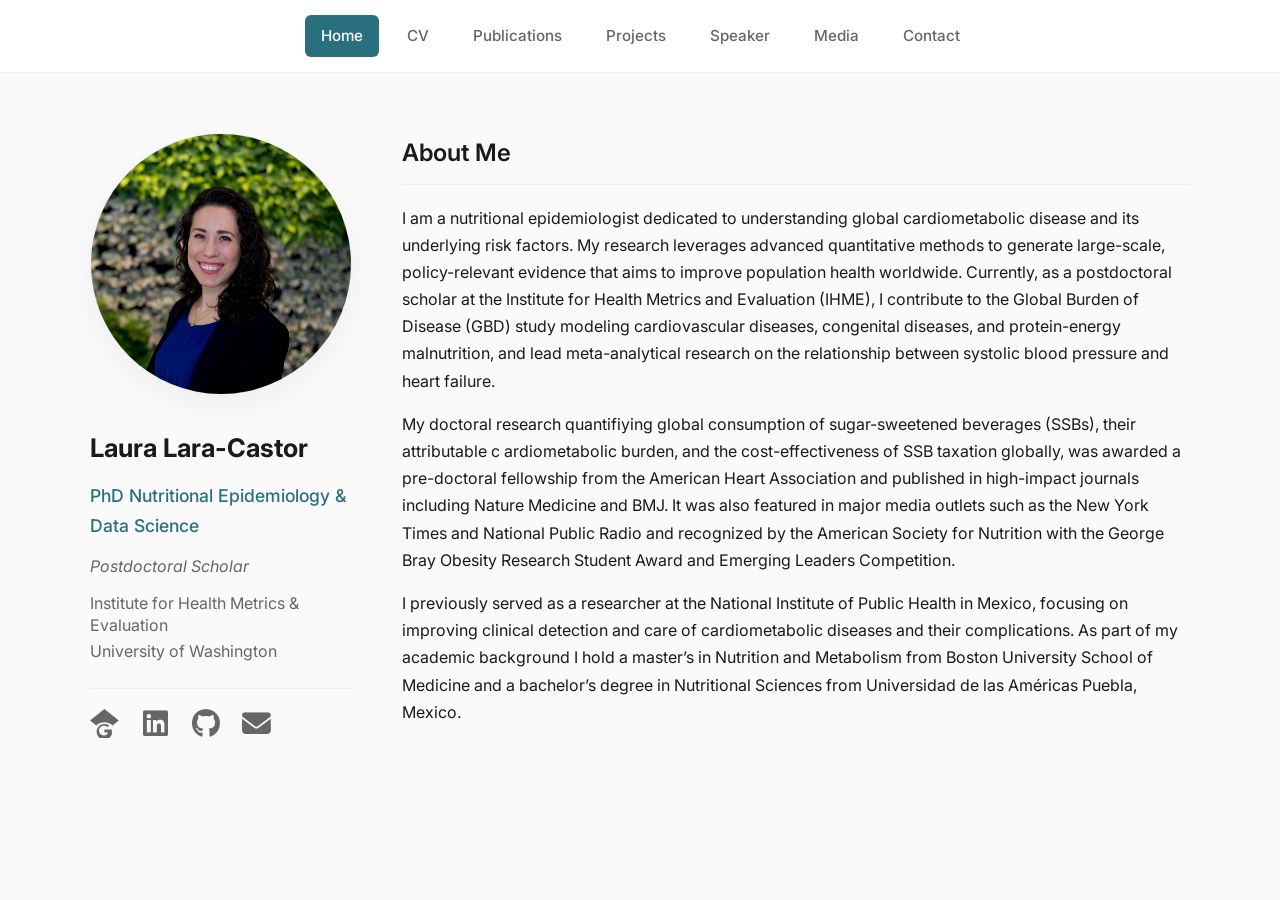
<file: index.html>
<!DOCTYPE html>
<html lang="en">
<head>
  <meta charset="UTF-8">
  <title>Laura Lara-Castor</title>
  <meta name="viewport" content="width=device-width, initial-scale=1.0">

  <link href="https://fonts.googleapis.com/css2?family=Inter:wght@300;400;600&display=swap" rel="stylesheet">
  <link rel="stylesheet" href="https://cdnjs.cloudflare.com/ajax/libs/font-awesome/6.4.2/css/all.min.css">

  <link rel="stylesheet" href="style.css">
</head>

<body>

<nav>
  <a href="index.html" class="active">Home</a>
  <a href="cv.html">CV</a>
  <a href="publications.html">Publications</a>
  <a href="projects.html">Projects</a>
  <a href="speaker.html">Speaker</a>
  <a href="media.html">Media</a>
  <a href="contact.html">Contact</a>
</nav>

<main>
  <div class="home-layout"> 
  
    <aside class="sidebar">
      <img src="assets/profile_pic2.jpg" alt="Laura Lara-Castor" class="profile">
   
    <h1>Laura Lara-Castor</h1>
    
    <p class="title" style="margin-bottom: 14px;"> PhD Nutritional Epidemiology & Data Science </p>

    <p class="affiliation-line" style="margin-bottom: 14px;"><em>Postdoctoral Scholar</em></p>
    
    <p class="affiliation-line">Institute for Health Metrics & Evaluation</p>
    <p class="affiliation-line">University of Washington</p>

    <div class="sidebar-links">

      <a href="https://scholar.google.com/citations?hl=en&user=VYz7oYgAAAAJ" title="Google Scholar" class="scholar-icon">
        <svg viewBox="0 0 24 24" xmlns="http://www.w3.org/2000/svg">
        <path d="M5.242 13.769L0 9.5 12 0l12 9.5-5.242 4.156C17.547 12.342 14.883 11 12 11s-5.547 1.342-6.758 2.769zM12 12.5c-3.59 0-6.5 2.91-6.5 6.5s2.91 6.5 6.5 6.5c2.95 0 5.45-1.966 6.26-4.664v-3.836H12v2.5h3.09c-.53 1.51-1.97 2.5-3.59 2.5-2.21 0-4-1.79-4-4s1.79-4 4-4c1.09 0 2.08.44 2.8 1.15l1.81-1.81C15.02 13.34 13.61 12.5 12 12.5z"/> 
        </svg>
      </a>
  
      <a href="https://www.linkedin.com/in/laura-lara-castor" title="LinkedIn">
        <i class="fa-brands fa-linkedin"></i>
      </a>
      
      <a href="https://github.com/lauralaracastor" title="GitHub">
        <i class="fa-brands fa-github"></i>
      </a>
      
      <a href="contact.html" title="Contact Me">    
        <i class="fa-solid fa-envelope"></i>    
      </a>   
      
  </div>
    </aside>

  <article class="about-content">
  <h2>About Me</h2>
  <p class="summary">
  I am a nutritional epidemiologist dedicated to understanding global cardiometabolic disease
    and its underlying risk factors. My research leverages advanced quantitative methods to
    generate large-scale, policy-relevant evidence that aims to improve population health worldwide. Currently,
    as a postdoctoral scholar at the Institute for Health Metrics and Evaluation (IHME), I contribute to the Global
    Burden of Disease (GBD) study modeling cardiovascular diseases, congenital diseases, and protein-energy malnutrition,
    and lead meta-analytical research on the relationship between systolic blood pressure and heart failure.
  </p>
        
  <p>
   My doctoral research quantifiying global consumption of sugar-sweetened beverages (SSBs), their attributable c
    ardiometabolic burden, and the cost-effectiveness of SSB taxation globally, was awarded a pre-doctoral fellowship 
    from the American Heart Association and published in high-impact journals including Nature Medicine and BMJ. 
    It was also featured in major media outlets such as the New York Times and National Public Radio and recognized by 
    the American Society for Nutrition with the George Bray Obesity Research Student Award and Emerging Leaders Competition.
  </p>
  
  <p>
    I previously served as a researcher at the National Institute of Public Health in Mexico, focusing on improving clinical 
    detection and care of cardiometabolic diseases and their complications. As part of my academic background I hold a master’s 
    in Nutrition and Metabolism from Boston University School of Medicine and a bachelor’s degree in Nutritional Sciences from Universidad de las Américas 
    Puebla, Mexico. 
  </p>
  </article>

  </div>
</main>

</body>
</html>
</file>
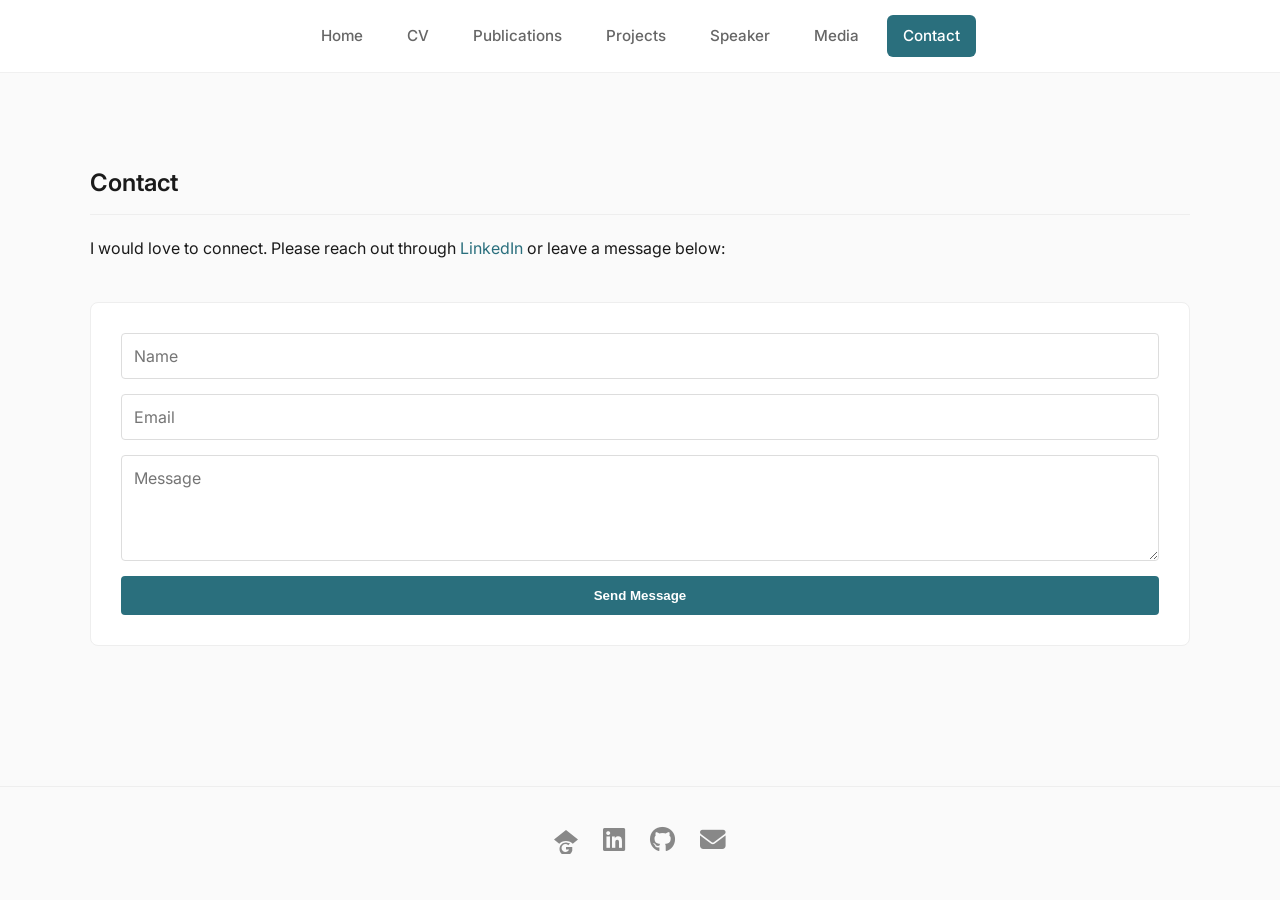
<file: contact.html>
<!DOCTYPE html>
<html lang="en">
<head>
  <meta charset="UTF-8">
  <title>Contact</title>
  <link rel="stylesheet" href="https://cdnjs.cloudflare.com/ajax/libs/font-awesome/6.4.2/css/all.min.css">
  <link rel="stylesheet" href="style.css">
  <meta name="viewport" content="width=device-width, initial-scale=1.0">
  <link href="https://fonts.googleapis.com/css2?family=Inter:wght@300;400;600&display=swap" rel="stylesheet">
</head>
<body>

<nav>
  <a href="index.html">Home</a>
  <a href="cv.html">CV</a> 
  <a href="publications.html">Publications</a>
  <a href="projects.html">Projects</a>
  <a href="speaker.html">Speaker</a>
  <a href="media.html">Media</a>
  <a href="contact.html" class="active">Contact</a>
</nav>

<main>
  <section>
    <h2>Contact</h2>

    <p>I would love to connect. Please reach out through <a href="https://www.linkedin.com/in/laura-lara-castor" target="_blank">LinkedIn</a> or leave a message below:</p>
    
<div class="contact-container">
      <form action="https://formspree.io/f/xvzygbpz" method="POST" class="contact-form">
        <input type="text" name="name" placeholder="Name" required>
        <input type="email" name="_replyto" placeholder="Email" required>
        <textarea name="message" rows="4" placeholder="Message" required></textarea>
        <button type="submit">Send Message</button>
      </form>
    </div>
  </section>
  </main>

<footer>
    <div class="footer-links">
    <a href="https://scholar.google.com/citations?hl=en&user=VYz7oYgAAAAJ" title="Google Scholar" class="scholar-icon">
      <svg viewBox="0 0 24 24" xmlns="http://www.w3.org/2000/svg">
        <path d="M5.242 13.769L0 9.5 12 0l12 9.5-5.242 4.156C17.547 12.342 14.883 11 12 11s-5.547 1.342-6.758 2.769zM12 12.5c-3.59 0-6.5 2.91-6.5 6.5s2.91 6.5 6.5 6.5c2.95 0 5.45-1.966 6.26-4.664v-3.836H12v2.5h3.09c-.53 1.51-1.97 2.5-3.59 2.5-2.21 0-4-1.79-4-4s1.79-4 4-4c1.09 0 2.08.44 2.8 1.15l1.81-1.81C15.02 13.34 13.61 12.5 12 12.5z"/> 
      </svg>
    </a>

    <a href="https://www.linkedin.com/in/laura-lara-castor" title="LinkedIn">
      <i class="fa-brands fa-linkedin"></i>
    </a>
  
    <a href="https://github.com/lauralaracastor" title="GitHub">
      <i class="fa-brands fa-github"></i>
    </a>
  
    <a href="contact.html" title="Contact Me">    
      <i class="fa-solid fa-envelope"></i>    
    </a>   
  </div>
</footer>
  
</body>
</html>
</file>
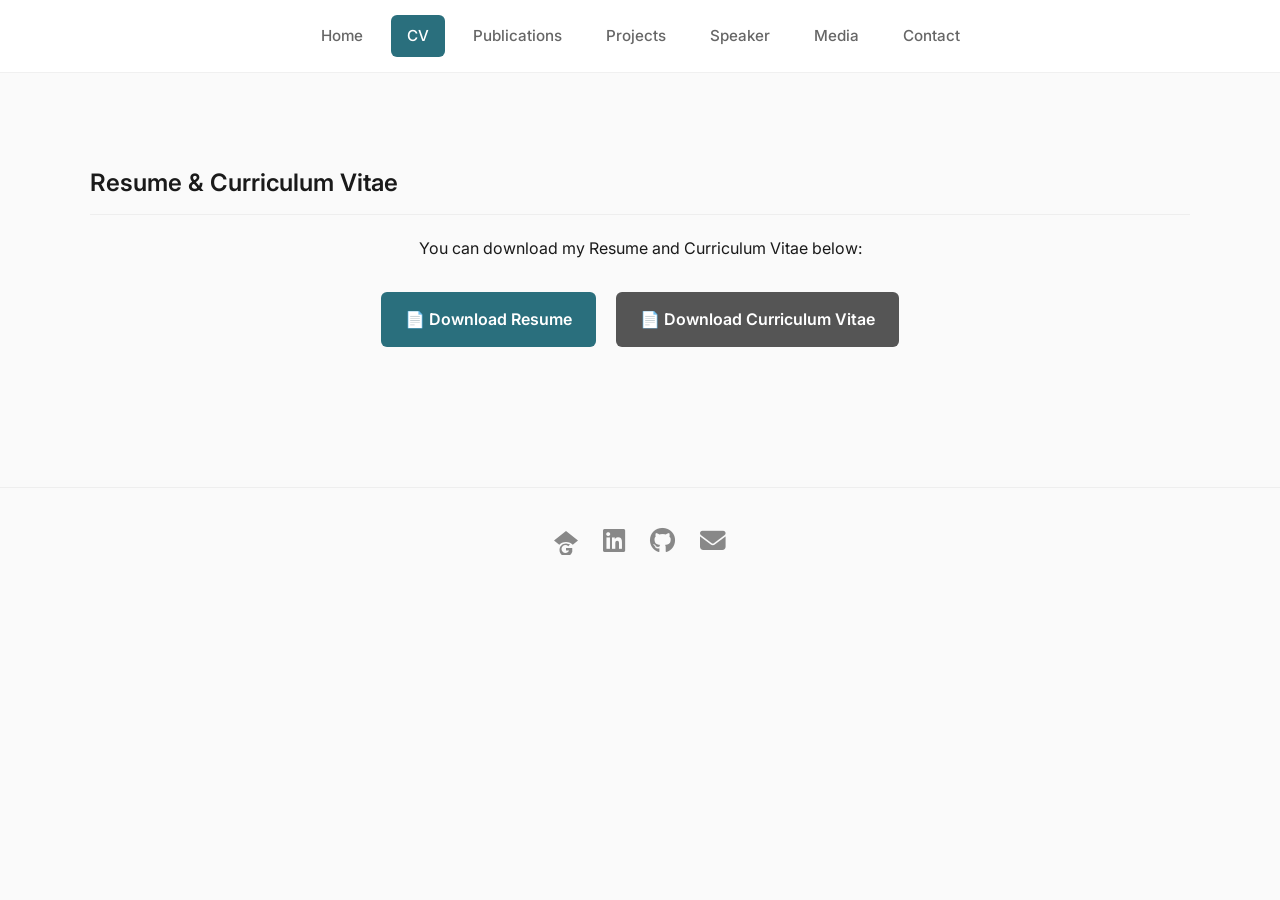
<file: cv.html>
<!DOCTYPE html>
<html lang="en">
<head>
  <meta charset="UTF-8">
  <title>Resume & Curriculum Vitae</title>
  <link rel="stylesheet" href="https://cdnjs.cloudflare.com/ajax/libs/font-awesome/6.4.2/css/all.min.css">
  <link rel="stylesheet" href="style.css">
  <meta name="viewport" content="width=device-width, initial-scale=1.0">
  <link href="https://fonts.googleapis.com/css2?family=Inter:wght@300;400;600&display=swap" rel="stylesheet">
</head>
<body>

<nav>
  <a href="index.html">Home</a>
  <a href="cv.html" class="active">CV</a>
  <a href="publications.html">Publications</a>
  <a href="projects.html">Projects</a>
  <a href="speaker.html">Speaker</a>
  <a href="media.html">Media</a>
  <a href="contact.html">Contact</a>
</nav>

<main>
<section>
  <h2>Resume & Curriculum Vitae</h2>

  <p style="text-align: center;">
    You can download my Resume and Curriculum Vitae below:
  </p>

  <div class="cv-buttons">
    <a href="assets/Laura_LaraCastor_Resume_20260203.pdf" class="btn" download>
      📄 Download Resume
    </a>

    <a href="assets/Laura_LaraCastor_CV.pdf" class="btn secondary" download>
      📄 Download Curriculum Vitae
    </a>
  </div>
 </section>
</main>

<footer>
    <div class="footer-links">
    <a href="https://scholar.google.com/citations?hl=en&user=VYz7oYgAAAAJ" title="Google Scholar" class="scholar-icon">
      <svg viewBox="0 0 24 24" xmlns="http://www.w3.org/2000/svg">
        <path d="M5.242 13.769L0 9.5 12 0l12 9.5-5.242 4.156C17.547 12.342 14.883 11 12 11s-5.547 1.342-6.758 2.769zM12 12.5c-3.59 0-6.5 2.91-6.5 6.5s2.91 6.5 6.5 6.5c2.95 0 5.45-1.966 6.26-4.664v-3.836H12v2.5h3.09c-.53 1.51-1.97 2.5-3.59 2.5-2.21 0-4-1.79-4-4s1.79-4 4-4c1.09 0 2.08.44 2.8 1.15l1.81-1.81C15.02 13.34 13.61 12.5 12 12.5z"/> 
      </svg>
    </a>

    <a href="https://www.linkedin.com/in/laura-lara-castor" title="LinkedIn">
      <i class="fa-brands fa-linkedin"></i>
    </a>
  
    <a href="https://github.com/lauralaracastor" title="GitHub">
      <i class="fa-brands fa-github"></i>
    </a>
  
    <a href="contact.html" title="Contact Me">    
      <i class="fa-solid fa-envelope"></i>    
    </a>   
  </div>
</footer>
</body>
</html>
</file>
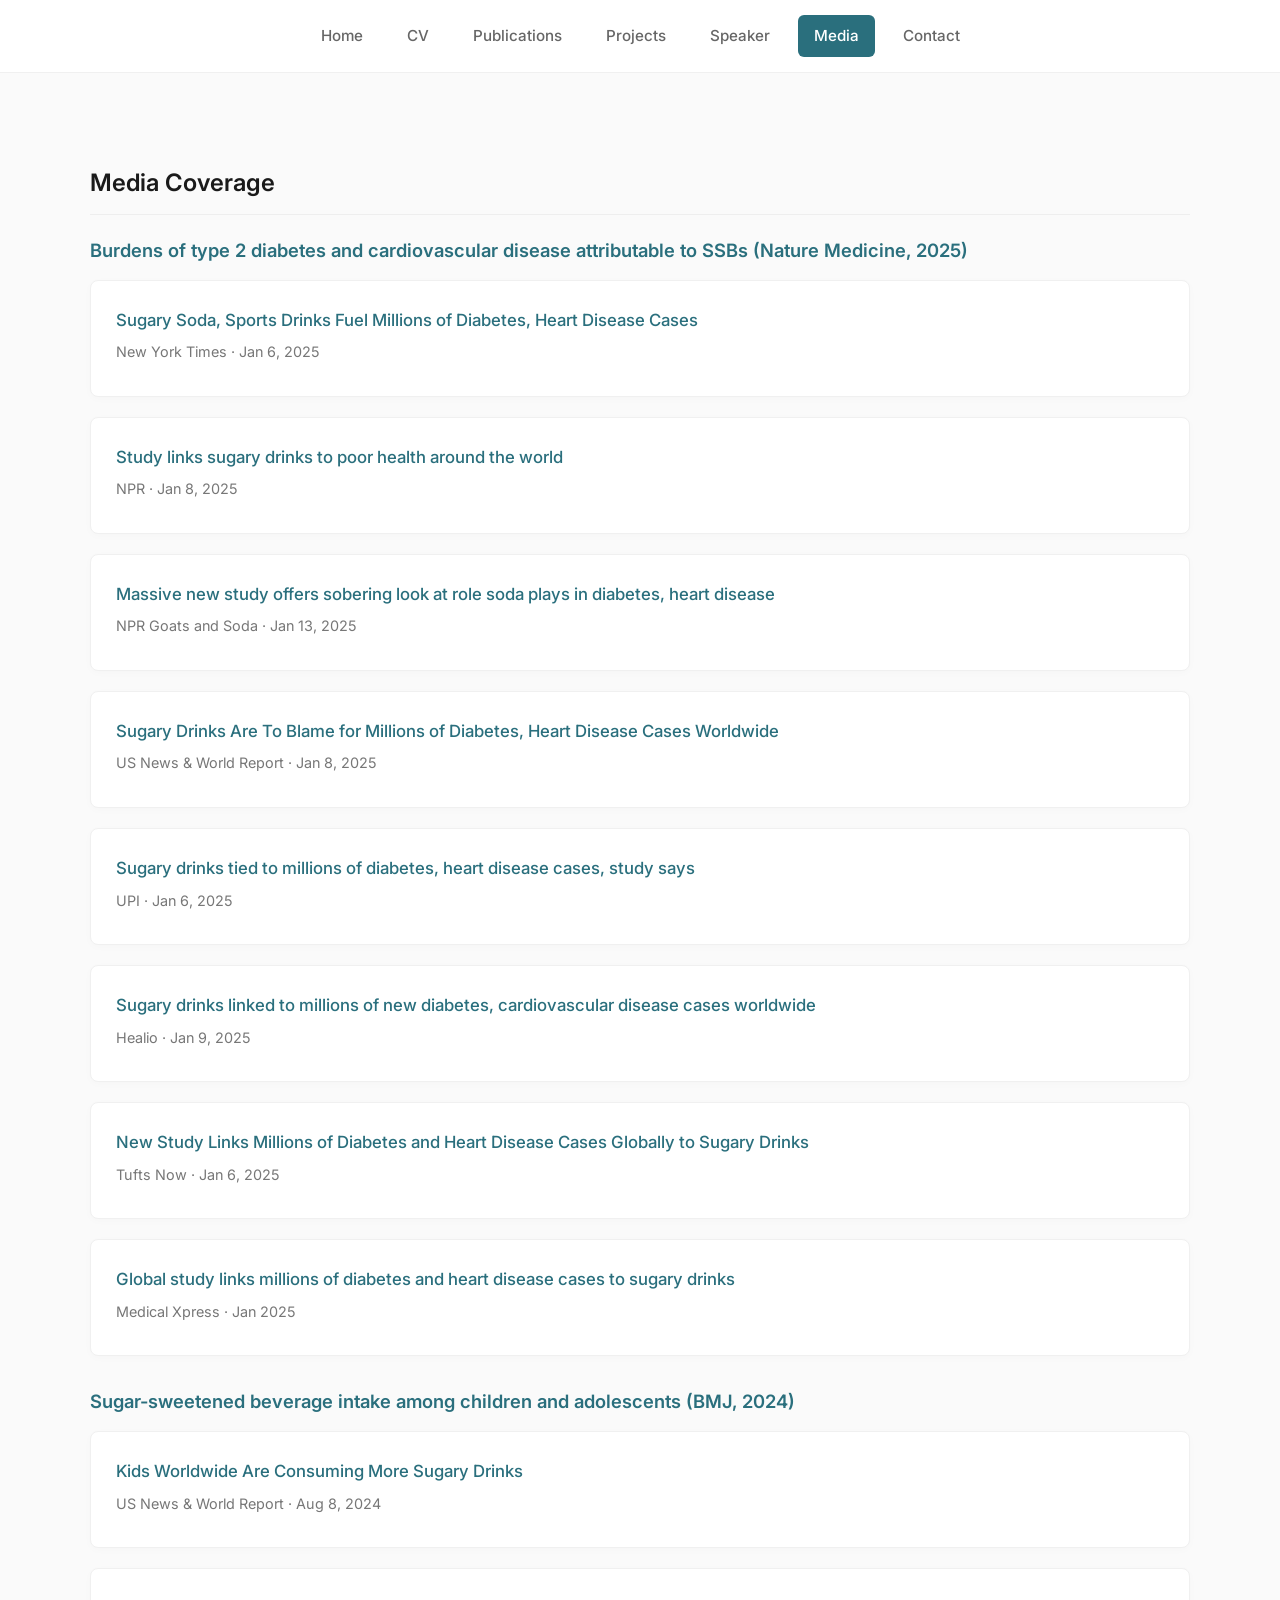
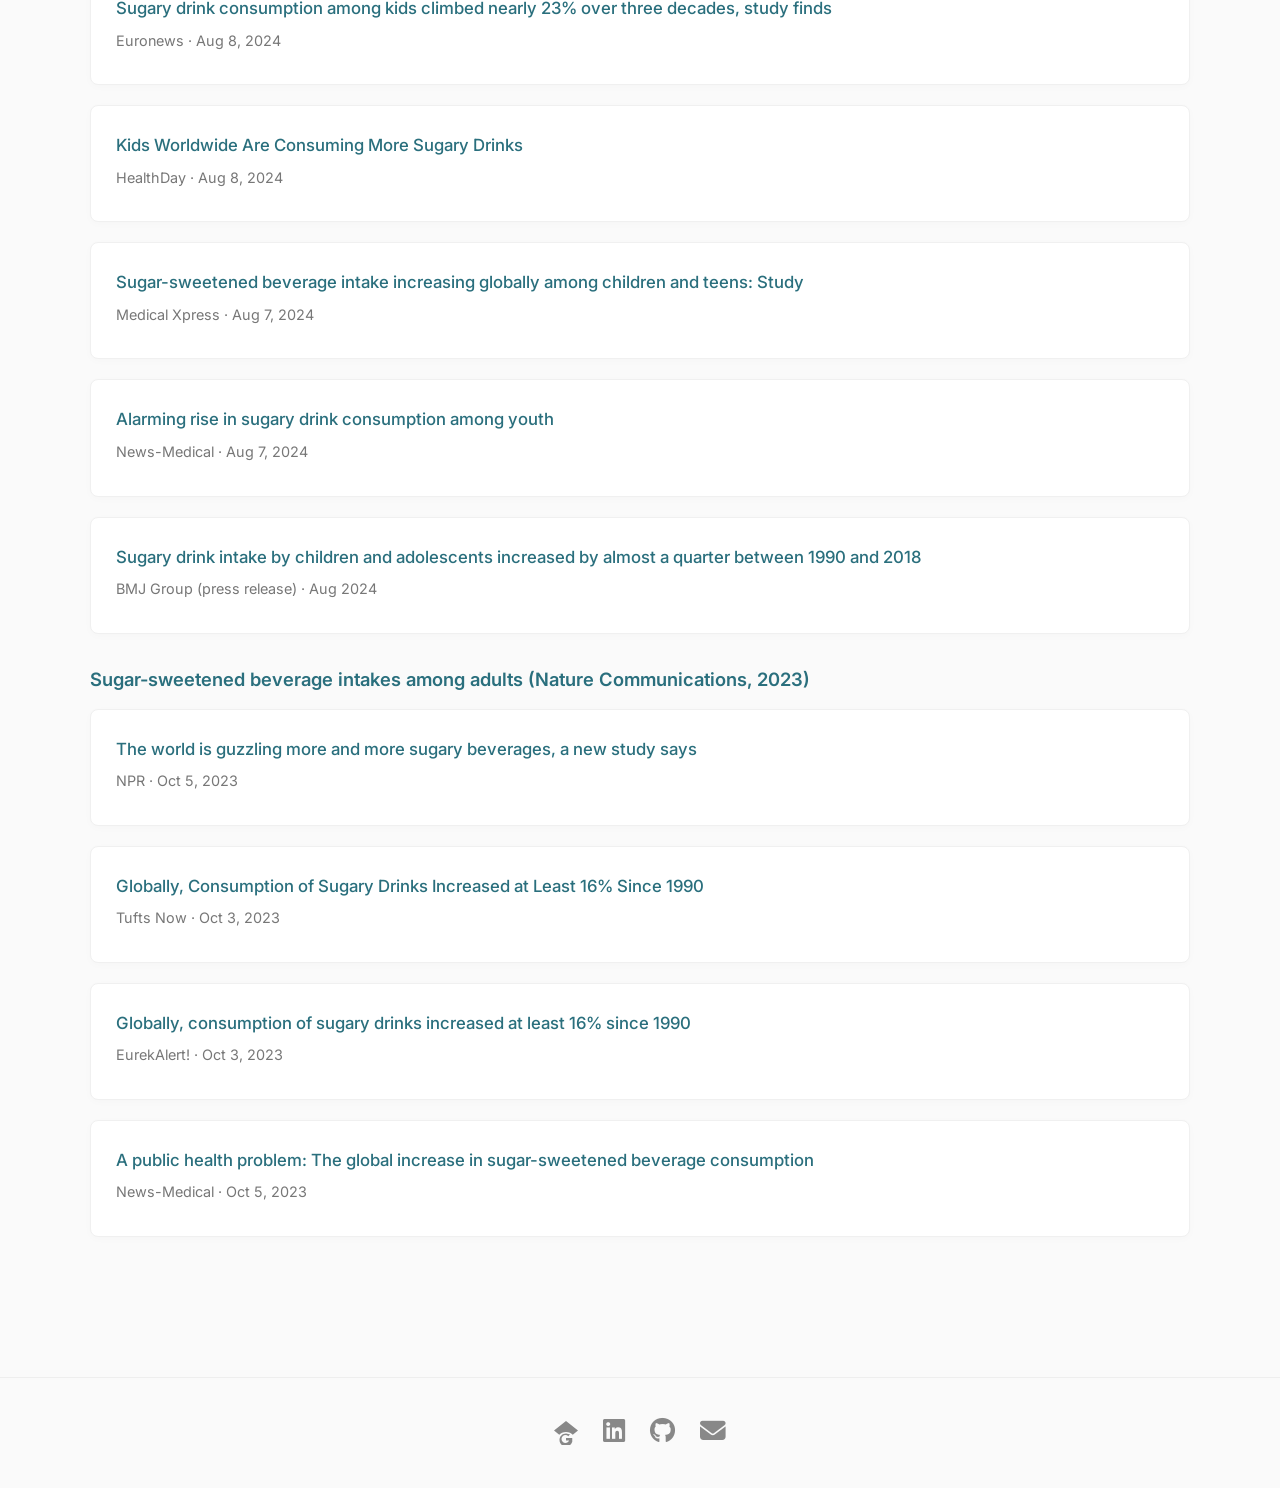
<file: media.html>
<!DOCTYPE html>
<html lang="en">
<head>
  <meta charset="UTF-8">
  <title>Media</title>
  <link rel="stylesheet" href="https://cdnjs.cloudflare.com/ajax/libs/font-awesome/6.4.2/css/all.min.css">
  <link rel="stylesheet" href="style.css">
  <meta name="viewport" content="width=device-width, initial-scale=1.0">
  <link href="https://fonts.googleapis.com/css2?family=Inter:wght@300;400;600&display=swap" rel="stylesheet">
</head>
<body>

<nav>
  <a href="index.html">Home</a>
  <a href="cv.html">CV</a>
  <a href="publications.html">Publications</a>
  <a href="projects.html">Projects</a>
  <a href="speaker.html">Speaker</a>
  <a href="media.html" class="active">Media</a>
  <a href="contact.html">Contact</a>
</nav>

<main>
<section>
  <h2>Media Coverage</h2>

  <div class="media-group">
    <h3 class="group-title">Burdens of type 2 diabetes and cardiovascular disease attributable to SSBs (Nature Medicine, 2025)</h3>
    <div class="card">
      <h3><a href="https://www.nytimes.com/2025/01/06/health/sugary-soda-beverages-diabetes-heart-disease.html" target="_blank">Sugary Soda, Sports Drinks Fuel Millions of Diabetes, Heart Disease Cases</a></h3>
      <p class="meta">New York Times &middot; Jan 6, 2025</p>
    </div>
    <div class="card">
      <h3><a href="https://www.npr.org/2025/01/08/nx-s1-5246187/study-links-sugary-drinks-to-poor-health-around-the-world" target="_blank">Study links sugary drinks to poor health around the world</a></h3>
      <p class="meta">NPR &middot; Jan 8, 2025</p>
    </div>
    <div class="card">
      <h3><a href="https://www.npr.org/sections/goats-and-soda/2025/01/13/g-s1-41864/soda-diabetes-sugar-africa-latin-america" target="_blank">Massive new study offers sobering look at role soda plays in diabetes, heart disease</a></h3>
      <p class="meta">NPR Goats and Soda &middot; Jan 13, 2025</p>
    </div>
    <div class="card">
      <h3><a href="https://www.usnews.com/news/health-news/articles/2025-01-08/sugary-drinks-are-to-blame-for-millions-of-diabetes-heart-disease-cases-worldwide" target="_blank">Sugary Drinks Are To Blame for Millions of Diabetes, Heart Disease Cases Worldwide</a></h3>
      <p class="meta">US News & World Report &middot; Jan 8, 2025</p>
    </div>
    <div class="card">
      <h3><a href="https://www.upi.com/Health_News/2025/01/06/sugary-drinks-diabetes-heart-disease-study/9501736128158/" target="_blank">Sugary drinks tied to millions of diabetes, heart disease cases, study says</a></h3>
      <p class="meta">UPI &middot; Jan 6, 2025</p>
    </div>
    <div class="card">
      <h3><a href="https://www.healio.com/news/primary-care/20250109/sugary-drinks-linked-to-millions-of-new-diabetes-cardiovascular-disease-cases-worldwide" target="_blank">Sugary drinks linked to millions of new diabetes, cardiovascular disease cases worldwide</a></h3>
      <p class="meta">Healio &middot; Jan 9, 2025</p>
    </div>
    <div class="card">
      <h3><a href="https://now.tufts.edu/2025/01/06/new-study-links-millions-diabetes-and-heart-disease-cases-globally-sugary-drinks" target="_blank">New Study Links Millions of Diabetes and Heart Disease Cases Globally to Sugary Drinks</a></h3>
      <p class="meta">Tufts Now &middot; Jan 6, 2025</p>
    </div>
    <div class="card">
      <h3><a href="https://medicalxpress.com/news/2025-01-global-links-millions-diabetes-heart.html" target="_blank">Global study links millions of diabetes and heart disease cases to sugary drinks</a></h3>
      <p class="meta">Medical Xpress &middot; Jan 2025</p>
    </div>
  </div>

  <div class="media-group">
    <h3 class="group-title">Sugar-sweetened beverage intake among children and adolescents (BMJ, 2024)</h3>
    <div class="card">
      <h3><a href="https://www.usnews.com/news/health-news/articles/2024-08-08/kids-worldwide-are-consuming-more-sugary-drinks" target="_blank">Kids Worldwide Are Consuming More Sugary Drinks</a></h3>
      <p class="meta">US News & World Report &middot; Aug 8, 2024</p>
    </div>
    <div class="card">
      <h3><a href="https://www.euronews.com/health/2024/08/08/sugary-drink-consumption-among-kids-climbed-nearly-23-over-three-decades-study-finds" target="_blank">Sugary drink consumption among kids climbed nearly 23% over three decades, study finds</a></h3>
      <p class="meta">Euronews &middot; Aug 8, 2024</p>
    </div>
    <div class="card">
      <h3><a href="https://www.healthday.com/health-news/nutrition/kids-worldwide-are-consuming-more-sugary-drinks" target="_blank">Kids Worldwide Are Consuming More Sugary Drinks</a></h3>
      <p class="meta">HealthDay &middot; Aug 8, 2024</p>
    </div>
    <div class="card">
      <h3><a href="https://medicalxpress.com/news/2024-08-sugar-sweetened-beverage-intake-globally.html" target="_blank">Sugar-sweetened beverage intake increasing globally among children and teens: Study</a></h3>
      <p class="meta">Medical Xpress &middot; Aug 7, 2024</p>
    </div>
    <div class="card">
      <h3><a href="https://www.news-medical.net/news/20240807/Alarming-rise-in-sugary-drink-consumption-among-youth.aspx" target="_blank">Alarming rise in sugary drink consumption among youth</a></h3>
      <p class="meta">News-Medical &middot; Aug 7, 2024</p>
    </div>
    <div class="card">
      <h3><a href="https://bmjgroup.com/sugary-drink-intake-by-children-and-adolescents-increased-by-almost-a-quarter-between-1990-and-2018/" target="_blank">Sugary drink intake by children and adolescents increased by almost a quarter between 1990 and 2018</a></h3>
      <p class="meta">BMJ Group (press release) &middot; Aug 2024</p>
    </div>
  </div>

  <div class="media-group">
    <h3 class="group-title">Sugar-sweetened beverage intakes among adults (Nature Communications, 2023)</h3>
    <div class="card">
      <h3><a href="https://www.npr.org/2023/10/05/1203823486/the-world-is-guzzling-more-and-more-sugary-beverages-a-new-study-says" target="_blank">The world is guzzling more and more sugary beverages, a new study says</a></h3>
      <p class="meta">NPR &middot; Oct 5, 2023</p>
    </div>
    <div class="card">
      <h3><a href="https://now.tufts.edu/2023/10/03/globally-consumption-sugary-drinks-increased-least-16-1990" target="_blank">Globally, Consumption of Sugary Drinks Increased at Least 16% Since 1990</a></h3>
      <p class="meta">Tufts Now &middot; Oct 3, 2023</p>
    </div>
    <div class="card">
      <h3><a href="https://www.eurekalert.org/news-releases/1003326" target="_blank">Globally, consumption of sugary drinks increased at least 16% since 1990</a></h3>
      <p class="meta">EurekAlert! &middot; Oct 3, 2023</p>
    </div>
    <div class="card">
      <h3><a href="https://www.news-medical.net/news/20231005/A-public-health-problem-The-global-increase-in-sugar-sweetened-beverage-consumption.aspx" target="_blank">A public health problem: The global increase in sugar-sweetened beverage consumption</a></h3>
      <p class="meta">News-Medical &middot; Oct 5, 2023</p>
    </div>
  </div>
</section>
</main>

<footer>
    <div class="footer-links">
    <a href="https://scholar.google.com/citations?hl=en&user=VYz7oYgAAAAJ" title="Google Scholar" class="scholar-icon">
      <svg viewBox="0 0 24 24" xmlns="http://www.w3.org/2000/svg">
        <path d="M5.242 13.769L0 9.5 12 0l12 9.5-5.242 4.156C17.547 12.342 14.883 11 12 11s-5.547 1.342-6.758 2.769zM12 12.5c-3.59 0-6.5 2.91-6.5 6.5s2.91 6.5 6.5 6.5c2.95 0 5.45-1.966 6.26-4.664v-3.836H12v2.5h3.09c-.53 1.51-1.97 2.5-3.59 2.5-2.21 0-4-1.79-4-4s1.79-4 4-4c1.09 0 2.08.44 2.8 1.15l1.81-1.81C15.02 13.34 13.61 12.5 12 12.5z"/> 
      </svg>
    </a>

    <a href="https://www.linkedin.com/in/laura-lara-castor" title="LinkedIn">
      <i class="fa-brands fa-linkedin"></i>
    </a>
  
    <a href="https://github.com/lauralaracastor" title="GitHub">
      <i class="fa-brands fa-github"></i>
    </a>
  
    <a href="contact.html" title="Contact Me">    
      <i class="fa-solid fa-envelope"></i>    
    </a>   
  </div>
</footer>
  
</body>
</html>
</file>
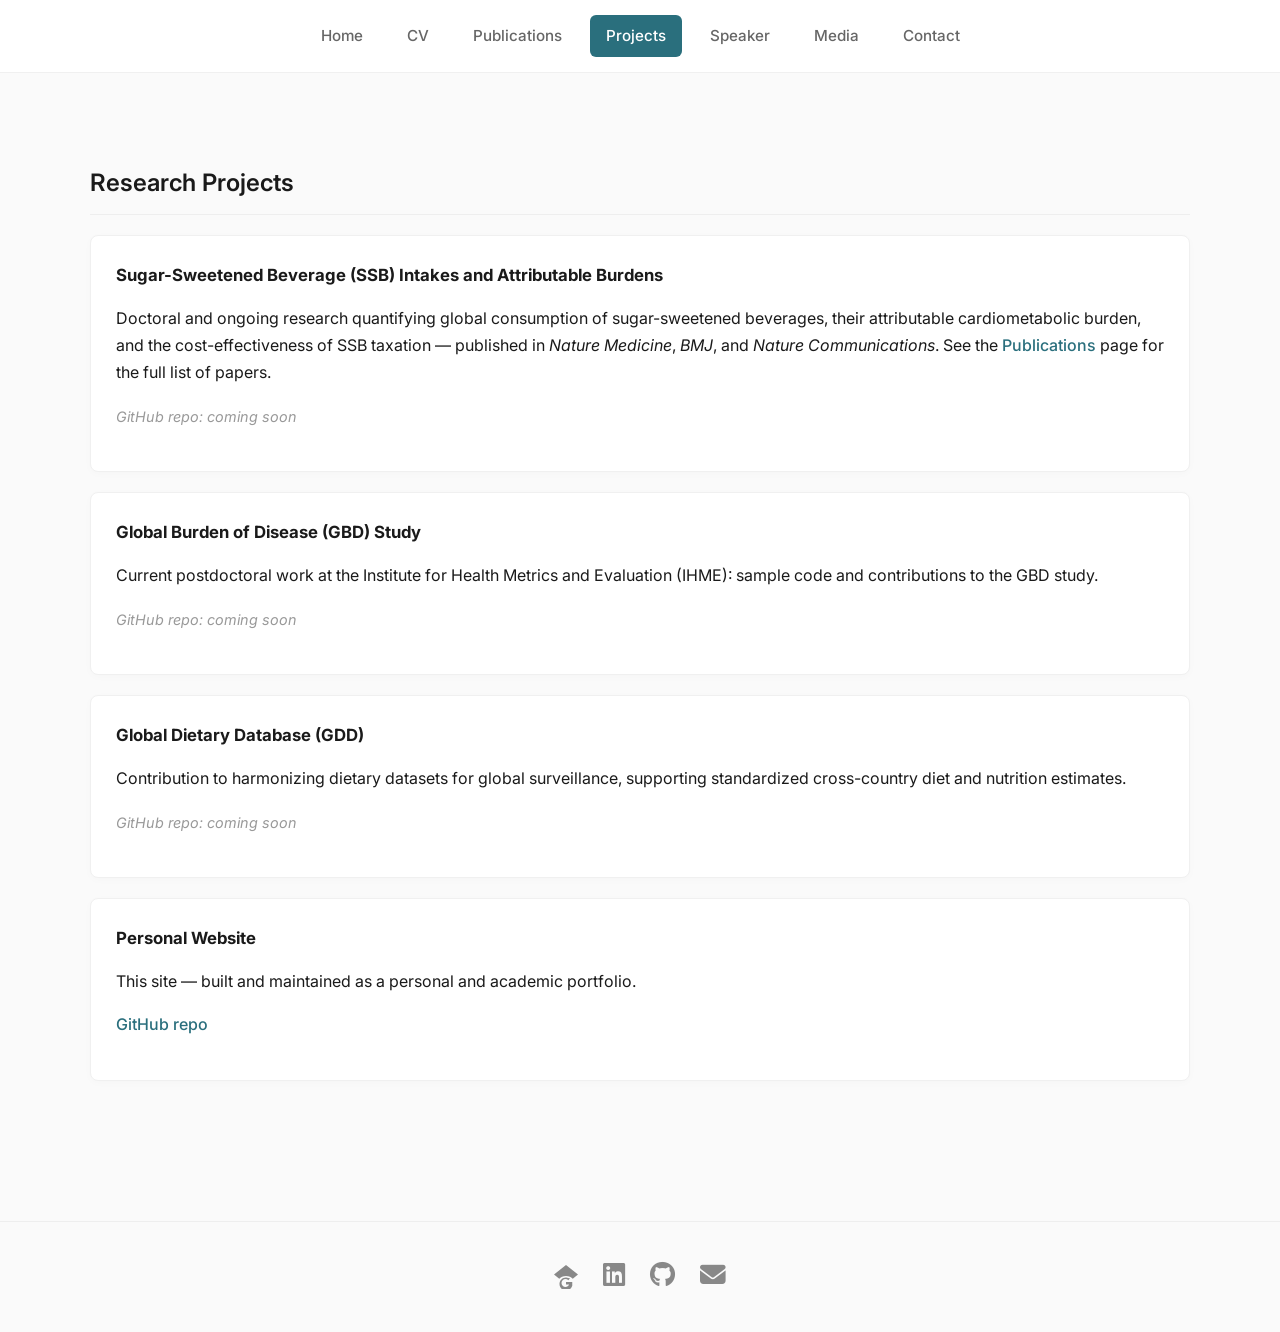
<file: projects.html>
<!DOCTYPE html>
<html lang="en">
<head>
  <meta charset="UTF-8">
  <title>Projects</title>
  <link rel="stylesheet" href="https://cdnjs.cloudflare.com/ajax/libs/font-awesome/6.4.2/css/all.min.css">
  <link rel="stylesheet" href="style.css">
  <meta name="viewport" content="width=device-width, initial-scale=1.0">
  <link href="https://fonts.googleapis.com/css2?family=Inter:wght@300;400;600&display=swap" rel="stylesheet">
</head>
<body>

<nav>
  <a href="index.html">Home</a>
  <a href="cv.html">CV</a>
  <a href="publications.html">Publications</a>
  <a href="projects.html" class="active">Projects</a>
  <a href="speaker.html">Speaker</a>
  <a href="media.html">Media</a>
  <a href="contact.html">Contact</a>
</nav>

<main>
<section>
  <h2>Research Projects</h2>

  <div class="card">
    <h3>Sugar-Sweetened Beverage (SSB) Intakes and Attributable Burdens</h3>
    <p>Doctoral and ongoing research quantifying global consumption of sugar-sweetened beverages, their attributable cardiometabolic burden, and the cost-effectiveness of SSB taxation &mdash; published in <em>Nature Medicine</em>, <em>BMJ</em>, and <em>Nature Communications</em>. See the <a href="publications.html">Publications</a> page for the full list of papers.</p>
    <p><span class="placeholder-note">GitHub repo: coming soon</span></p>
  </div>

  <div class="card">
    <h3>Global Burden of Disease (GBD) Study</h3>
    <p>Current postdoctoral work at the Institute for Health Metrics and Evaluation (IHME): sample code and contributions to the GBD study.</p>
    <p><span class="placeholder-note">GitHub repo: coming soon</span></p>
  </div>

  <div class="card">
    <h3>Global Dietary Database (GDD)</h3>
    <p>Contribution to harmonizing dietary datasets for global surveillance, supporting standardized cross-country diet and nutrition estimates.</p>
    <p><span class="placeholder-note">GitHub repo: coming soon</span></p>
  </div>

  <div class="card">
    <h3>Personal Website</h3>
    <p>This site &mdash; built and maintained as a personal and academic portfolio.</p>
    <p><a href="https://github.com/lauralaracastor/lauralaracastor.github.io" target="_blank">GitHub repo</a></p>
  </div>
</section>
</main>

<footer>
    <div class="footer-links">
    <a href="https://scholar.google.com/citations?hl=en&user=VYz7oYgAAAAJ" title="Google Scholar" class="scholar-icon">
      <svg viewBox="0 0 24 24" xmlns="http://www.w3.org/2000/svg">
        <path d="M5.242 13.769L0 9.5 12 0l12 9.5-5.242 4.156C17.547 12.342 14.883 11 12 11s-5.547 1.342-6.758 2.769zM12 12.5c-3.59 0-6.5 2.91-6.5 6.5s2.91 6.5 6.5 6.5c2.95 0 5.45-1.966 6.26-4.664v-3.836H12v2.5h3.09c-.53 1.51-1.97 2.5-3.59 2.5-2.21 0-4-1.79-4-4s1.79-4 4-4c1.09 0 2.08.44 2.8 1.15l1.81-1.81C15.02 13.34 13.61 12.5 12 12.5z"/> 
      </svg>
    </a>

    <a href="https://www.linkedin.com/in/laura-lara-castor" title="LinkedIn">
      <i class="fa-brands fa-linkedin"></i>
    </a>
  
    <a href="https://github.com/lauralaracastor" title="GitHub">
      <i class="fa-brands fa-github"></i>
    </a>
  
    <a href="contact.html" title="Contact Me">    
      <i class="fa-solid fa-envelope"></i>    
    </a>   
  </div>
</footer>

</body>
</html>
</file>
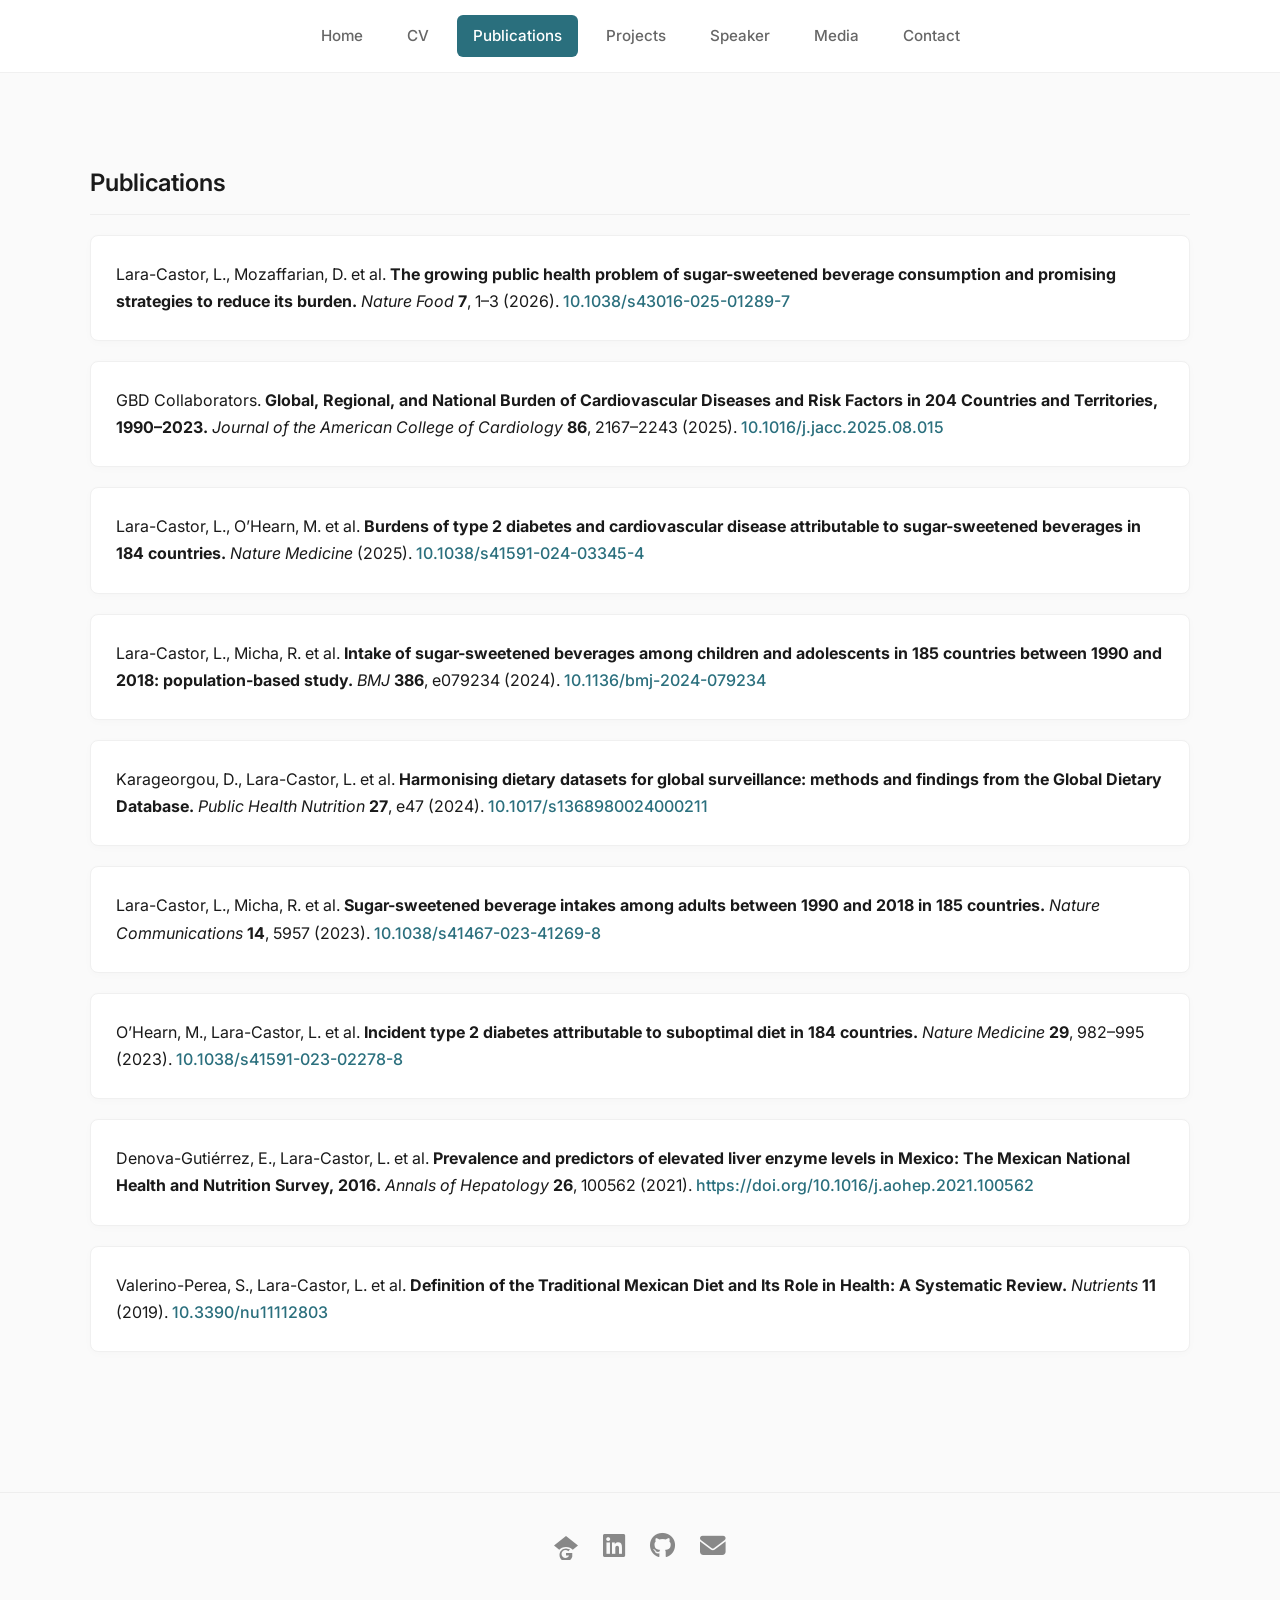
<file: publications.html>
<!DOCTYPE html>
<html lang="en">
<head>
  <meta charset="UTF-8">
  <title>Publications</title>
  <link rel="stylesheet" href="https://cdnjs.cloudflare.com/ajax/libs/font-awesome/6.4.2/css/all.min.css">
  <link rel="stylesheet" href="style.css">
  <meta name="viewport" content="width=device-width, initial-scale=1.0">
  <link href="https://fonts.googleapis.com/css2?family=Inter:wght@300;400;600&display=swap" rel="stylesheet">
</head>
<body>

<nav>
  <a href="index.html">Home</a>
  <a href="cv.html">CV</a>
  <a href="publications.html" class="active">Publications</a>
  <a href="projects.html">Projects</a>
  <a href="speaker.html">Speaker</a>
  <a href="media.html">Media</a>
  <a href="contact.html">Contact</a>
</nav>

<main>
<section>
  <h2>Publications</h2>

  <ol>
    <li class="card">
      Lara-Castor, L., Mozaffarian, D. et al.
      <strong>The growing public health problem of sugar-sweetened beverage consumption and promising strategies to reduce its burden.</strong>
      <em>Nature Food</em> <strong>7</strong>, 1–3 (2026).
      <a href="https://doi.org/10.1038/s43016-025-01289-7">10.1038/s43016-025-01289-7</a>
    </li>

    <li class="card">
      GBD Collaborators.
      <strong>Global, Regional, and National Burden of Cardiovascular Diseases and Risk Factors in 204 Countries and Territories, 1990–2023.</strong>
      <em>Journal of the American College of Cardiology</em> <strong>86</strong>, 2167–2243 (2025).
      <a href="https://doi.org/10.1016/j.jacc.2025.08.015">10.1016/j.jacc.2025.08.015</a>
    </li>

    <li class="card">
      Lara-Castor, L., O’Hearn, M. et al.
      <strong>Burdens of type 2 diabetes and cardiovascular disease attributable to sugar-sweetened beverages in 184 countries.</strong>
      <em>Nature Medicine</em> (2025).
      <a href="https://doi.org/10.1038/s41591-024-03345-4">10.1038/s41591-024-03345-4</a>
    </li>

    <li class="card">
      Lara-Castor, L., Micha, R. et al.
      <strong>Intake of sugar-sweetened beverages among children and adolescents in 185 countries between 1990 and 2018: population-based study.</strong>
      <em>BMJ</em> <strong>386</strong>, e079234 (2024).
      <a href="https://doi.org/10.1136/bmj-2024-079234">10.1136/bmj-2024-079234</a>
    </li>

    <li class="card">
      Karageorgou, D., Lara-Castor, L. et al.
      <strong>Harmonising dietary datasets for global surveillance: methods and findings from the Global Dietary Database.</strong>
      <em>Public Health Nutrition</em> <strong>27</strong>, e47 (2024).
      <a href="https://doi.org/10.1017/s1368980024000211">10.1017/s1368980024000211</a>
    </li>

    <li class="card">
      Lara-Castor, L., Micha, R. et al.
      <strong>Sugar-sweetened beverage intakes among adults between 1990 and 2018 in 185 countries.</strong>
      <em>Nature Communications</em> <strong>14</strong>, 5957 (2023).
      <a href="https://doi.org/10.1038/s41467-023-41269-8">10.1038/s41467-023-41269-8</a>
    </li>

    <li class="card">
      O’Hearn, M., Lara-Castor, L. et al.
      <strong>Incident type 2 diabetes attributable to suboptimal diet in 184 countries.</strong>
      <em>Nature Medicine</em> <strong>29</strong>, 982–995 (2023).
      <a href="https://doi.org/10.1038/s41591-023-02278-8">10.1038/s41591-023-02278-8</a>
    </li>

    <li class="card">
      Denova-Gutiérrez, E., Lara-Castor, L. et al.
      <strong>Prevalence and predictors of elevated liver enzyme levels in Mexico: The Mexican National Health and Nutrition Survey, 2016.</strong>
      <em>Annals of Hepatology</em> <strong>26</strong>, 100562 (2021).
      <a href="https://doi.org/10.1016/j.aohep.2021.100562">
        https://doi.org/10.1016/j.aohep.2021.100562
      </a>
    </li>

    <li class="card">
      Valerino-Perea, S., Lara-Castor, L. et al.
      <strong>Definition of the Traditional Mexican Diet and Its Role in Health: A Systematic Review.</strong>
      <em>Nutrients</em> <strong>11</strong> (2019).
      <a href="https://doi.org/10.3390/nu11112803">10.3390/nu11112803</a>
    </li>
  </ol>
</section>
</main>

<footer>
    <div class="footer-links">
    <a href="https://scholar.google.com/citations?hl=en&user=VYz7oYgAAAAJ" title="Google Scholar" class="scholar-icon">
      <svg viewBox="0 0 24 24" xmlns="http://www.w3.org/2000/svg">
        <path d="M5.242 13.769L0 9.5 12 0l12 9.5-5.242 4.156C17.547 12.342 14.883 11 12 11s-5.547 1.342-6.758 2.769zM12 12.5c-3.59 0-6.5 2.91-6.5 6.5s2.91 6.5 6.5 6.5c2.95 0 5.45-1.966 6.26-4.664v-3.836H12v2.5h3.09c-.53 1.51-1.97 2.5-3.59 2.5-2.21 0-4-1.79-4-4s1.79-4 4-4c1.09 0 2.08.44 2.8 1.15l1.81-1.81C15.02 13.34 13.61 12.5 12 12.5z"/> 
      </svg>
    </a>

    <a href="https://www.linkedin.com/in/laura-lara-castor" title="LinkedIn">
      <i class="fa-brands fa-linkedin"></i>
    </a>
  
    <a href="https://github.com/lauralaracastor" title="GitHub">
      <i class="fa-brands fa-github"></i>
    </a>
  
    <a href="contact.html" title="Contact Me">    
      <i class="fa-solid fa-envelope"></i>    
    </a>   
  </div>
</footer>
  
</body>
</html>
</file>
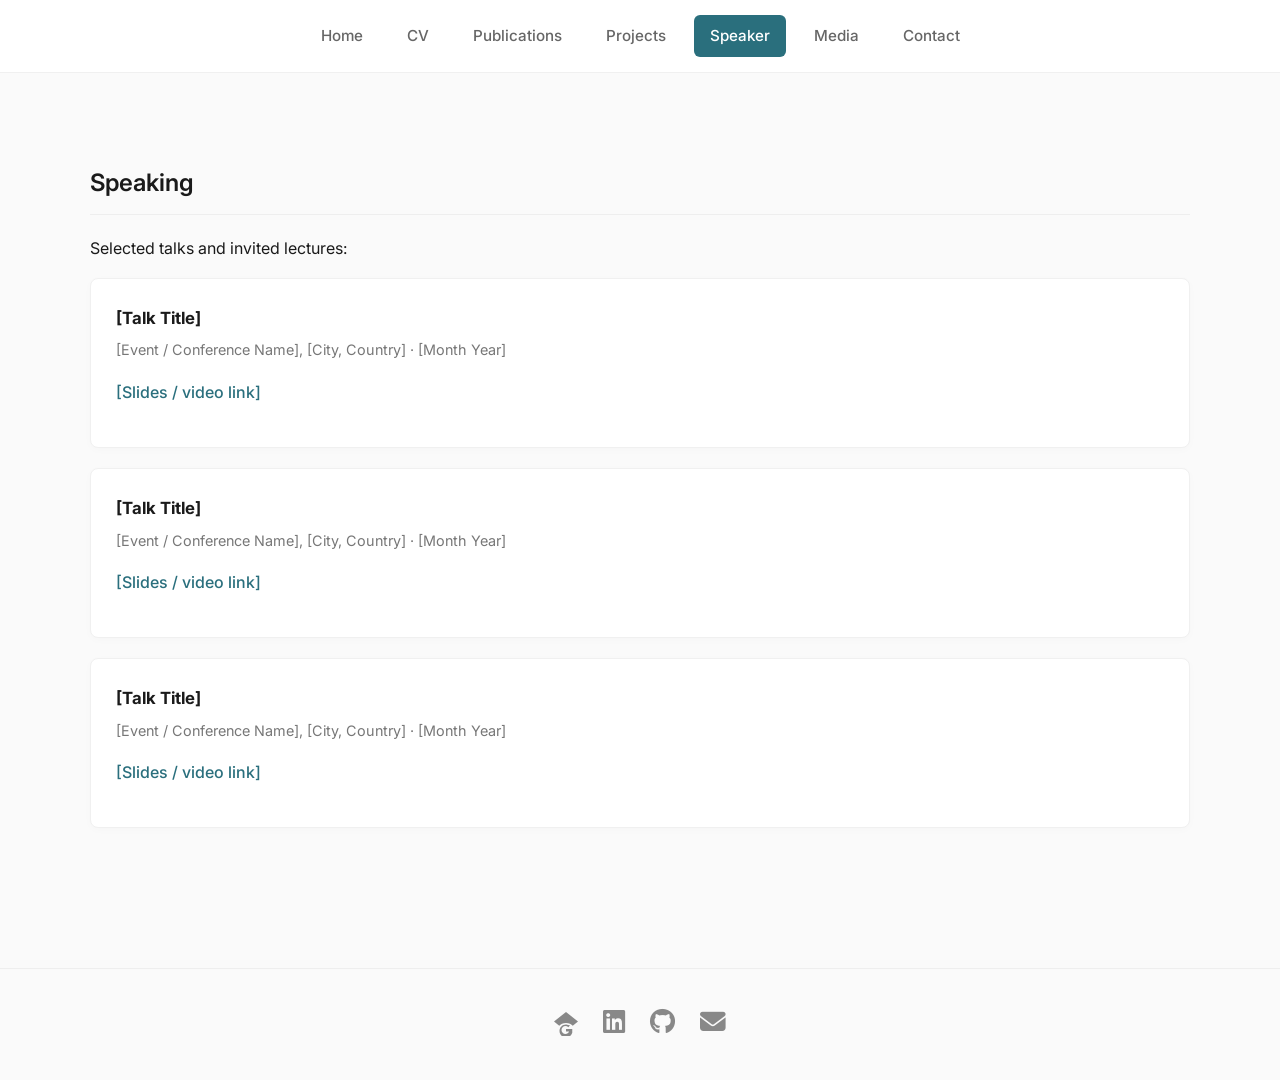
<file: speaker.html>
<!DOCTYPE html>
<html lang="en">
<head>
  <meta charset="UTF-8">
  <title>Speaker</title>
  <link rel="stylesheet" href="https://cdnjs.cloudflare.com/ajax/libs/font-awesome/6.4.2/css/all.min.css">
  <link rel="stylesheet" href="style.css">
  <meta name="viewport" content="width=device-width, initial-scale=1.0">
  <link href="https://fonts.googleapis.com/css2?family=Inter:wght@300;400;600&display=swap" rel="stylesheet">
</head>
<body>

<nav>
  <a href="index.html">Home</a>
  <a href="cv.html">CV</a>
  <a href="publications.html">Publications</a>
  <a href="projects.html">Projects</a>
  <a href="speaker.html" class="active">Speaker</a>
  <a href="media.html">Media</a>
  <a href="contact.html">Contact</a>
</nav>

<main>
<section>
  <h2>Speaking</h2>

  <p>Selected talks and invited lectures:</p>

  <!--
    TEMPLATE: copy one .card block per talk and replace the bracketed placeholders.
    Delete the "href="#"" and the surrounding <a> tag entirely if there is no slides/video link for that talk.
  -->
  <div class="card">
    <h3>[Talk Title]</h3>
    <p class="meta">[Event / Conference Name], [City, Country] &middot; [Month Year]</p>
    <p><a href="#">[Slides / video link]</a></p>
  </div>

  <div class="card">
    <h3>[Talk Title]</h3>
    <p class="meta">[Event / Conference Name], [City, Country] &middot; [Month Year]</p>
    <p><a href="#">[Slides / video link]</a></p>
  </div>

  <div class="card">
    <h3>[Talk Title]</h3>
    <p class="meta">[Event / Conference Name], [City, Country] &middot; [Month Year]</p>
    <p><a href="#">[Slides / video link]</a></p>
  </div>
</section>
</main>

<footer>
    <div class="footer-links">
    <a href="https://scholar.google.com/citations?hl=en&user=VYz7oYgAAAAJ" title="Google Scholar" class="scholar-icon">
      <svg viewBox="0 0 24 24" xmlns="http://www.w3.org/2000/svg">
        <path d="M5.242 13.769L0 9.5 12 0l12 9.5-5.242 4.156C17.547 12.342 14.883 11 12 11s-5.547 1.342-6.758 2.769zM12 12.5c-3.59 0-6.5 2.91-6.5 6.5s2.91 6.5 6.5 6.5c2.95 0 5.45-1.966 6.26-4.664v-3.836H12v2.5h3.09c-.53 1.51-1.97 2.5-3.59 2.5-2.21 0-4-1.79-4-4s1.79-4 4-4c1.09 0 2.08.44 2.8 1.15l1.81-1.81C15.02 13.34 13.61 12.5 12 12.5z"/> 
      </svg>
    </a>

    <a href="https://www.linkedin.com/in/laura-lara-castor" title="LinkedIn">
      <i class="fa-brands fa-linkedin"></i>
    </a>
  
    <a href="https://github.com/lauralaracastor" title="GitHub">
      <i class="fa-brands fa-github"></i>
    </a>
  
    <a href="contact.html" title="Contact Me">    
      <i class="fa-solid fa-envelope"></i>    
    </a>   
  </div>
</footer>

</body>
</html>
</file>
<file: style.css>
/* Base & Typography */
body {
  font-family: 'Inter', sans-serif;
  margin: 0;
  background-color: #fafafa; /* Swapped from bluish off-white to a warm, bright Alabaster */
  color: #1a1a1a;
  line-height: 1.7;
}

/* Navigation - Mobile Responsive & Active Highlight */
nav {
  background: white;
  border-bottom: 1px solid #f0f0f0;
  padding: 15px 20px; /* Adjusted padding for better button alignment */
  text-align: center;
  position: sticky;
  top: 0;
  z-index: 1000;
}

nav a {
  margin: 0 4px;
  text-decoration: none;
  color: #666;
  font-weight: 500;
  font-size: 0.95rem;
  padding: 8px 16px;       /* Adds padding around text to create the "box" shape */
  border-radius: 6px;       /* Smooth, rounded corners for the tabs */
  transition: all 0.3s ease; /* Smoothly transitions background and text color together */
  display: inline-block;
}

/* Hover State: Turns into a Teal box with white text */
nav a:hover {
  color: white;
  background-color: #2a6f7d; 
  text-decoration: none;    /* Ensures no underline appears */
}

nav a.active {
  color: white;
  background-color: #2a6f7d;
  border-bottom: none;      /* Removes the old under-line border */
}

/* Layout Core */
main {
  max-width: 1100px; /* Increased from 900px to efficiently use left/right space */
  margin: 0 auto;
  padding: 40px 20px;
  display: block;
}

.home-layout {
  display: flex;
  gap: 50px;
  align-items: flex-start;
  margin-top: 20px;
}

.sidebar {
  flex: 0 0 260px;
  text-align: left;
}

.about-content {
  flex: 1;
}

.sidebar-links {
  margin-top: 25px;
  padding-top: 20px;
  border-top: 1px solid #eee;
  display: flex;
  flex-direction: row;
  gap: 22px;           /* Slightly wider gap for larger icons */
  align-items: center; /* Keeps everything perfectly leveled */
}

/* Base style for the Font Awesome Icons */
.sidebar-links a i {
  font-size: 1.8rem;   /* Bumps up the size of LinkedIn, GitHub, Email */
  color: #666;
  transition: color 0.2s ease, transform 0.2s ease;
}

/* Guardrail: Force the sidebar link wrapper to match the exact icon sizes */
.sidebar-links a {
  text-decoration: none;
  display: inline-flex;
  align-items: center;
  justify-content: center;
  width: 1.8rem;
  height: 1.8rem;
}

/* Base style for the Google Scholar SVG */
.sidebar-links a.scholar-icon svg {
  width: 1.8rem;      /* FIXED: Hard capped so it can never blow up the page */
  height: 1.8rem;
  fill: #666;          /* Colors the graphic gray to match the others */
  transition: fill 0.2s ease, transform 0.2s ease;
  display: block;
}

/* Hover effects for Font Awesome links */
.sidebar-links a:hover i {
  color: #2a6f7d;      /* Turns Seafoam Teal */
  transform: translateY(-3px); /* Subtle premium float up */
}

/* Hover effects for Google Scholar SVG link */
.sidebar-links a:hover.scholar-icon svg {
  fill: #2a6f7d;       /* Turns the graphic Seafoam Teal on hover */
  transform: translateY(-3px);
}

/* Keeps browser from trying to underline the link boxes */
.sidebar-links a {
  text-decoration: none;
}
section {
  width: 100%;
  margin-bottom: 40px;
}

/* Header & Profile */
header {
  text-align: center;
  margin-bottom: 60px;
}

.profile {
  width: 260px;
  height: 260px;
  object-fit: cover;
  object-position: 75% center;
  border: 1px solid #eee;
  border-radius: 50%; /* Turns the square into a perfect circle */
  margin-bottom: 20px;
  box-shadow: 0 10px 30px rgba(0,0,0,0.05);
}

.sidebar h1 { font-size: 1.6rem; line-height: 1.2; margin: 10px 0; }
header h1 { font-size: 2.2rem; font-weight: 600; margin: 10px 0; letter-spacing: -0.02em; }

.sidebar .title, header .title {
  font-size: 1.1rem;
  color: #2a6f7d;
  font-weight: 500;
  margin-bottom: 15px; /* FIXED: Forces a crisp, beautiful space right below the title */
}

.sidebar .affiliation-line {
  font-size: 1rem;
  color: #666;
  margin: 4px 0; /* Gives a subtle, tight spacing between each line */
  line-height: 1.4;
}

/* Keeps it looking uniform on pages with a header structure instead of a sidebar */
header .affiliation-line {
  font-size: 1rem;
  color: #666;
  margin: 4px 0;
  line-height: 1.4;
}
  

/* Content Sections */
h2 {
  font-size: 1.5rem;
  border-bottom: 1px solid #eee;
  padding-bottom: 10px;
  margin-top: 50px;
  font-weight: 600;
}

.about-content h2 {
  margin-top: 0; /* Ensures "About Me" starts at the same level as the photo */
}

/* Lists */
ul, ol {
  padding-left: 0;
  list-style: none;
}

/* Links & Cards */
a {
  color: #2a6f7d;
  text-decoration: none;
  transition: 0.3s ease;
}

a:hover {
  text-decoration: underline;
  color: #1a454e;
}

.card {
  background: white;
  padding: 25px;
  margin-bottom: 20px;
  border-radius: 8px;
  border: 1px solid #f0f0f0;
  box-shadow: 0 2px 8px rgba(0,0,0,0.02);
}

.card a {
  color: #2a6f7d;
  font-weight: 500;
  text-decoration: none;
  transition: color 0.2s ease;
}

.card a:hover {
  color: #1a454e;
  text-decoration: underline;
}

.card h3 {
  margin: 0 0 6px 0;
  font-size: 1.05rem;
}

.card .meta {
  color: #777;
  font-size: 0.9rem;
  margin: 0 0 6px 0;
}

.placeholder-note {
  color: #999;
  font-size: 0.9rem;
  font-style: italic;
}

.media-group h3.group-title {
  font-size: 1.15rem;
  color: #2a6f7d;
  margin: 30px 0 14px 0;
  font-weight: 600;
}

.media-group:first-of-type h3.group-title {
  margin-top: 0;
}

/* Buttons (CV page) */
.cv-buttons {
  margin-top: 30px;
  display: flex;
  gap: 20px;
  flex-wrap: wrap;
  justify-content: center;
}

.btn {
  display: inline-block;
  padding: 14px 24px;
  background-color: #2a6f7d;
  color: white !important;
  text-decoration: none;
  border-radius: 6px;
  font-weight: 600;
  font-size: 1rem;
  transition: opacity 0.2s;
}

.btn:hover {
  background-color: #1a454e;
  opacity: 0.9;
  text-decoration: none;
}

.btn.secondary {
  background-color: #555;
}

/* Contact Form Styling */
.contact-container {
  background: white;
  border: 1px solid #eee;
  padding: 30px;
  border-radius: 8px;
  margin-top: 40px;
}

.contact-form {
  display: flex;
  flex-direction: column;
  gap: 15px;
}

.contact-form input, 
.contact-form textarea {
  padding: 12px;
  border: 1px solid #ddd;
  border-radius: 4px;
  font-family: inherit;
  font-size: 1rem;
}

.contact-form button {
  background: #2a6f7d;
  color: white;
  padding: 12px;
  border: none;
  border-radius: 4px;
  font-weight: 600;
  cursor: pointer;
  transition: background 0.3s;
}

.contact-form button:hover {
  background: #1a454e;
}

/* Mobile Responsiveness */
@media (max-width: 850px) {
  .home-layout {
    flex-direction: column;
    align-items: center;
    text-align: center;
  }
  
  .sidebar {
    flex: none;
    width: 100%;
    max-width: 300px;
    text-align: center;
  }
  
  .sidebar-links { align-items: center; }
  h2, .about-content h2 { 
    text-align: center; 
    margin-top: 20px; /* Reduces the giant gap on mobile screens */
  }

  nav a { 
    margin: 0 5px; 
    font-size: 0.85rem; 
  }
}

/* Footer */
footer {
  text-align: center;
  padding: 40px 20px;
  border-top: 1px solid #eee;
  margin-top: 60px; /* Pushes the footer down cleanly away from your main content */
}

.footer-links {
  display: flex;
  justify-content: center; /* Centers the row of logos horizontally */
  align-items: center;     /* Keeps them perfectly level */
  gap: 25px;               /* Clean spacing between the icons */
}

/* Base style for Font Awesome Icons in footer */
.footer-links a i {
  font-size: 1.6rem;       /* Slightly more compact than the sidebar for a subtle footer feel */
  color: #888;             /* Muted neutral tone by default */
  transition: color 0.2s ease, transform 0.2s ease;
}

/* Base style for Google Scholar SVG in footer */
.footer-links a.scholar-icon svg {
  width: 1.5rem;           /* Visually matches the weight of the font icons */
  height: 1.5rem;
  fill: #888;
  transition: fill 0.2s ease, transform 0.2s ease;
  display: block;        
}

/* Hover effects for Font Awesome icons */
.footer-links a:hover i {
  color: #2a6f7d;          /* Turns signature Teal on hover */
  transform: translateY(-2px);
}

/* Hover effects for Google Scholar SVG icon */
.footer-links a:hover.scholar-icon svg {
  fill: #2a6f7d;           /* Turns signature Teal on hover */
  transform: translateY(-2px);
}

/* Disables underlines entirely for the link boxes */
.footer-links a {
  text-decoration: none;
}
</file>
